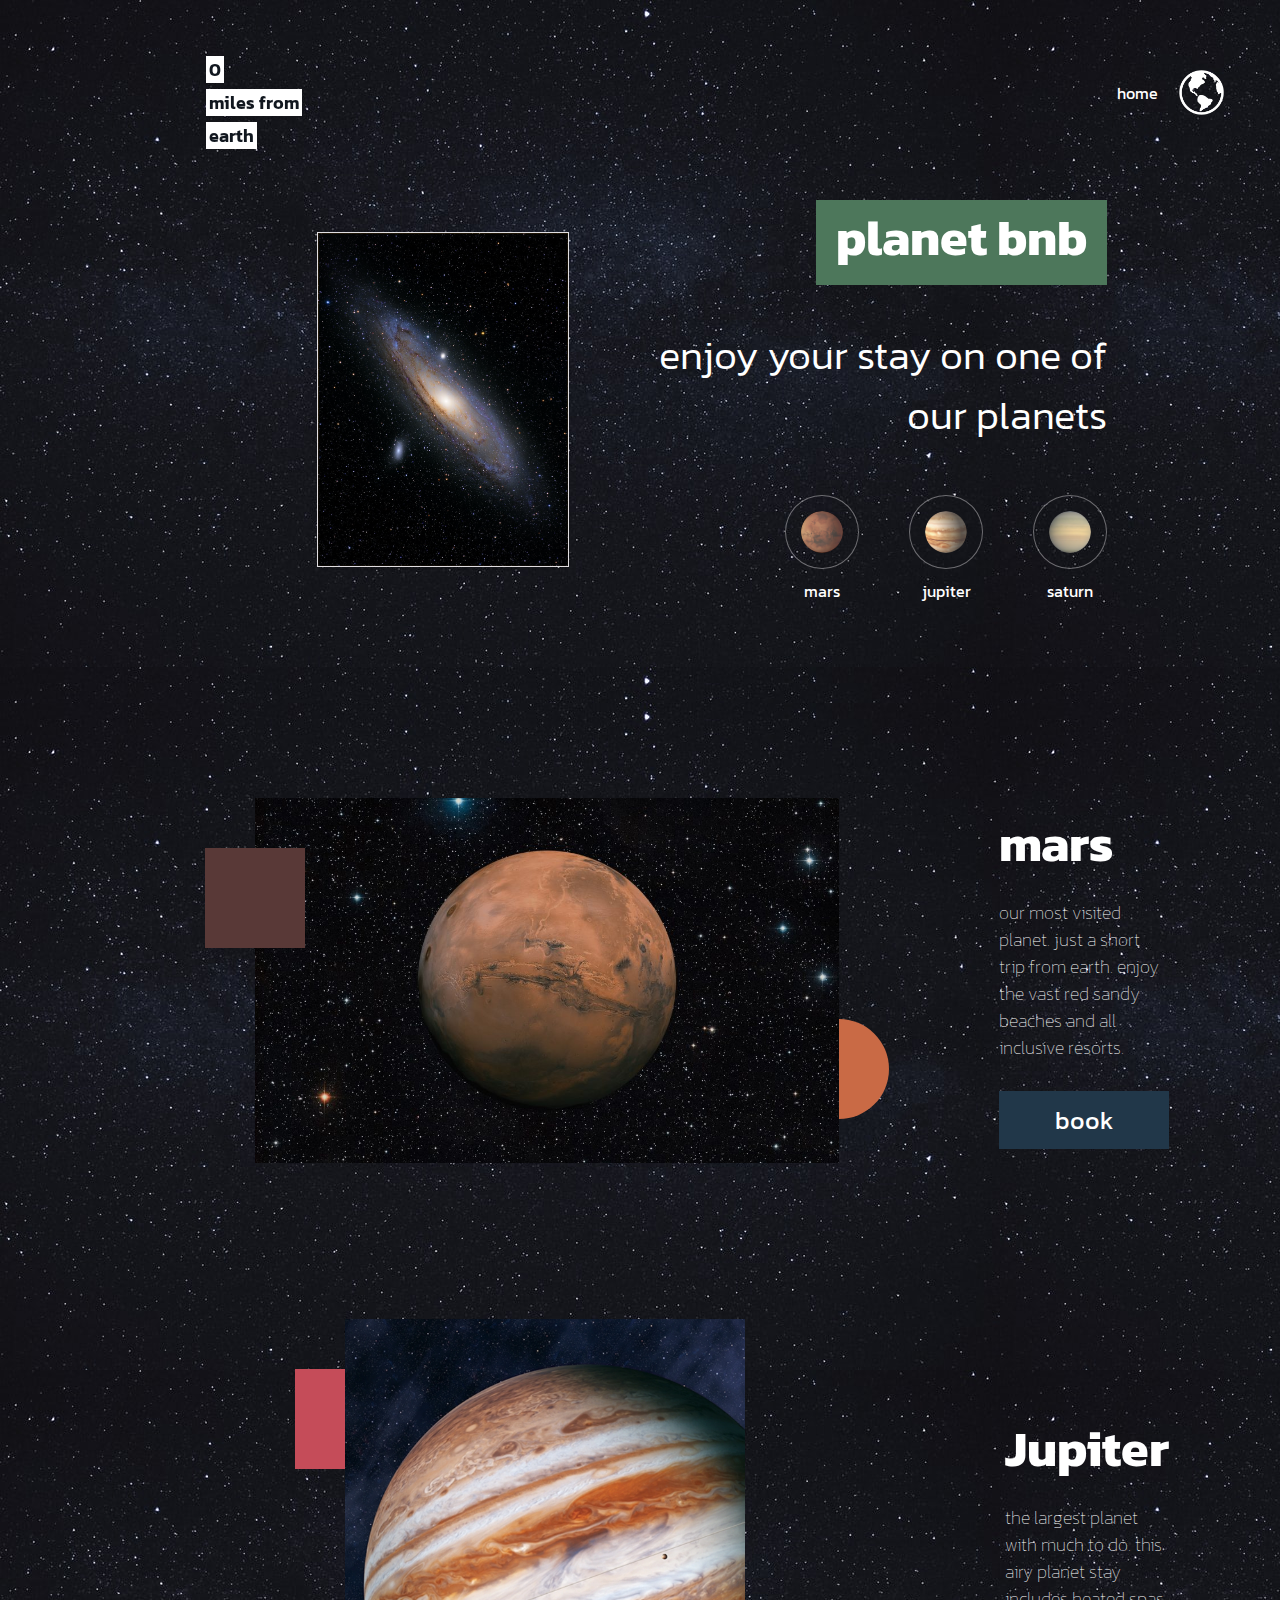
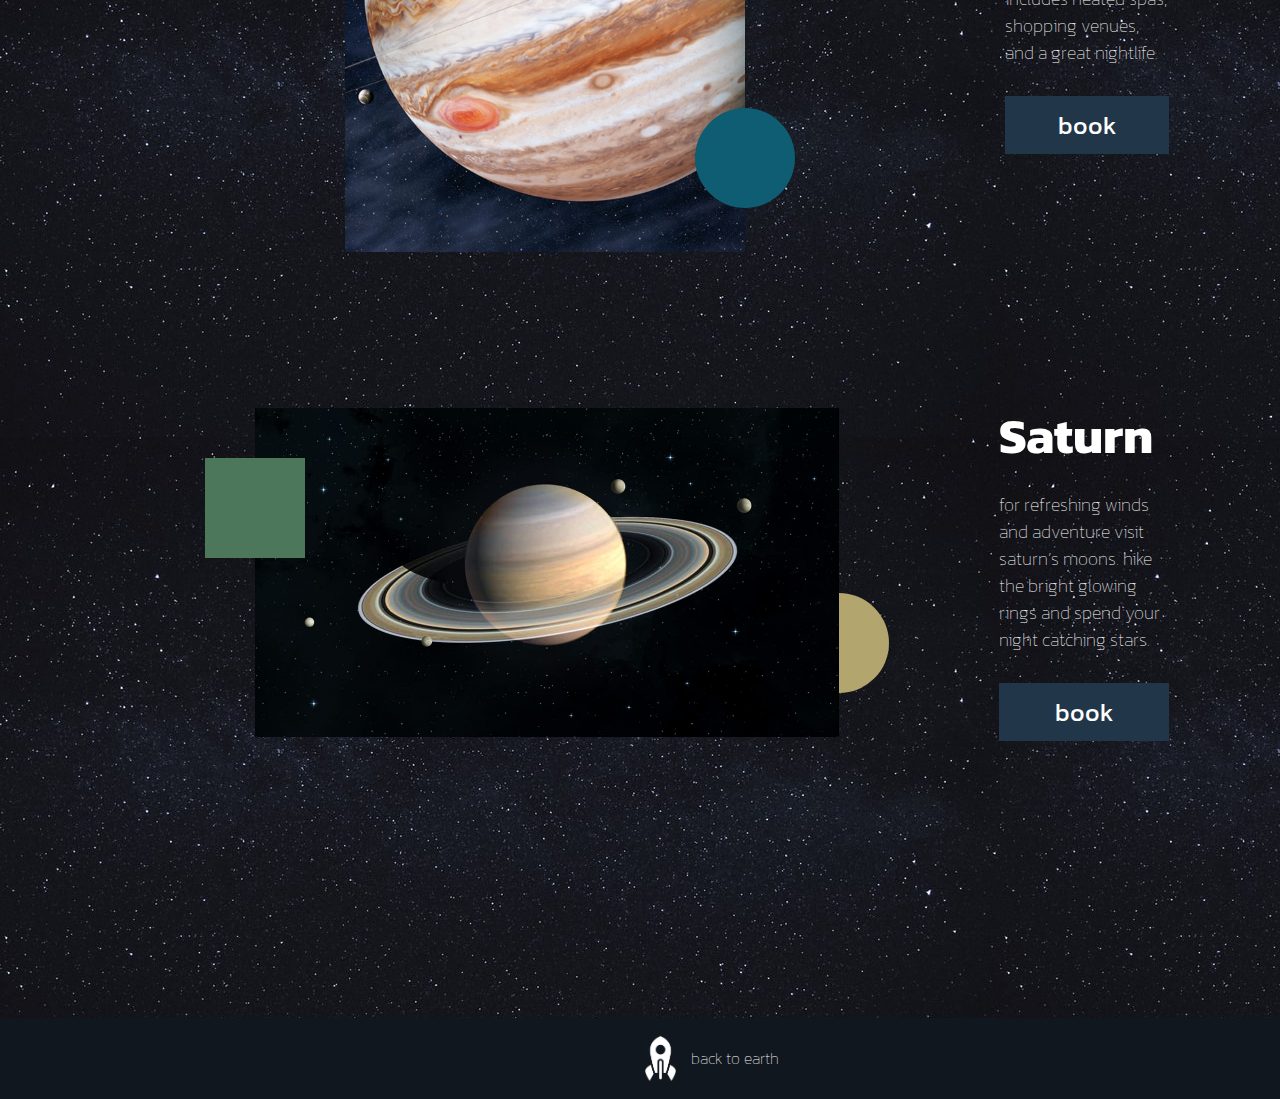
<file: index.html>
<!DOCTYPE html>
<html lang="en">
<head>
    <meta charset="UTF-8">
    <meta http-equiv="X-UA-Compatible" content="IE=edge">
    <meta name="viewport" content="width=device-width, initial-scale=1.0">
    <title>planet bnb</title>
    <link rel="stylesheet" href="./style.css">
</head>
<body>
    <div class="container">
        <div class="header">
            <div class="header-left">
                <p><span class="miles">0</span></p>
                <p><span>miles from</span></p>
                <p><span>earth</span></p>
            </div>
            <!--<a href="./index.html">-->
                <div class="header-right">
                        <p class="home-btn">home</p>  
                        <img src="./images/home.png" alt="spaceship logo" class="logo">
                </div>
            <!--</a>-->
        </div>
        <!--<h1 class="scroll">. . .</h1>-->
        <div class="hero">
            <div class="hero-slides">
                <img src="./images/hero/final/1.png" class="slide" data-yx="-25, 30">
                <img src="./images/hero/final/2.png" class="slide" data-xy="40px, -10px">
                <img src="./images/hero/final/3.png" class="slide" >
                <img src="./images/hero/final/4.png" class="slide" data-xy="80px, 40px">
                <img src="./images/hero/final/5.png" class="slide"data-xy="-50px, -25px">
            </div>
            <div class="hero-text">
                <h1 class="hero-title">planet bnb</h1>
                <div class="hero-sub-container">
                    <h2 class="hero-subtitle">enjoy your stay on one of our planets </h2>
                </div>
                <div class="hero-icons">
                    <!--<div class="icon">
                        <img src="./images/icons/earth.png" alt="earth icon" class="icon-img">
                    </div>-->
                    <div class="icon" id="mars-icon-btn">
                        <img src="./images/icons/mars.png" alt="mars icon" class="icon-img">
                        <p class="icon-text">mars</p>
                    </div>
                    <div class="icon" id="jupiter-icon-btn">
                        <img src="images/icons/jup.png" alt="jupiter icon" class="icon-img">
                        <p class="icon-text">jupiter</p>
                    </div>
                    <div class="icon" id="saturn-icon-btn">
                        <img src="./images/icons/saturn.png" alt="saturn icon" class="icon-img">
                        <p class="icon-text">saturn</p>
                    </div>
                </div>
            </div>
        </div>
    </div>

    <div class="bottom-container">
        <section class="mars">
            <div class="content-left">
                <div class="cirlce" data-parallax="-0.1"></div>
                <img src="./images/mars/mars-home.jpeg" alt="mars" class="planet">
                <div class="square" data-parallax="0.1"></div>
            </div>
            <div class="content-right">
                <h1 class="planet-title">mars</h1>
                <p class="planet-context">our most visited planet. just a short trip from earth. enjoy the vast red sandy beaches and all inclusive resorts.
                </p>
                <a href="./pages/mars.html"><button>book</button></a>
            </div>
        </section>

        <section class="jupiter">
            <div class="content-left">
                <div class="square" data-parallax="0.20"></div>
                <img src="./images/jupiter/jup-home.webp" alt="jupiter" class="planet" id="planet-jup">
                <div class="cirlce" data-parallax="-0.20"></div>
            </div>
            <div class="content-right" id="jup-info">
                <h1 class="planet-title">Jupiter</h1>
                <p class="planet-context">the largest planet with much to do. this airy planet stay includes heated spas, shopping venues, and a great nightlife.
                </p>
                <a href="./pages/jupiter.html"><button>book</button></a>
            </div>
        </section>

        <section class="saturn">
            <div class="content-left">
                <div class="cirlce" data-parallax="-0.3"></div>
                <img src="./images/saturn/saturn-home.jpeg" alt="saturn" class="planet">
                <div class="square" data-parallax="0.3"></div>
            </div>
            <div class="content-right">
                <h1 class="planet-title">Saturn</h1>
                <p class="planet-context">for refreshing winds and adventure visit saturn’s moons. hike the bright glowing rings and spend your night catching stars.
                </p>
                <a href="./pages/saturn.html"><button>book</button></a>
            </div>
        </section>
    </div>

    <div class="footer">
        <img src="./images/spaceship.png" alt="spaceship" class="logo footer-btn">
        <p class="footer-btn">back to earth</p>
    </div>

    <h2 class=".hello"></h2>

    <script src="scroll.js"></script>
</body>
</html>
</file>
<file: style.css>
@import url('https://fonts.googleapis.com/css2?family=Kanit:wght@300;400;600&family=Roboto&family=Titillium+Web:wght@300;400;700&display=swap');

* {
    margin: 0px;
    padding: 0px;
    font-family: 'Kanit', sans-serif;
}

html, body {
    width: 100%;
    display: table;
}

.container {
    padding: 30px 150px 100px 150px;
    /* background-color: #11171F; */
    margin: 0;
    box-sizing: border-box;
    background-image: url('./images/space.jpeg');
}

.header {
    padding: 20px 50px 150px 50px;
    z-index: 1;
}

.header-right {
    color: white;
    display: flex;
    align-items: center;
    gap: 15px;
    float: right;
    padding-top: 20px;
    cursor: pointer;
}

.header-left {
    color: white;
    position: fixed;
    z-index: 1;
}

.header p {
    margin: 6px;
}

.header p span {
    color: #11171F;
    font-weight: 600;
    font-size: 18px;
    background-color: white;
    padding-left: 3px;
    padding-right: 3px;
}

.hero {
    display: flex;
    align-items: center;
    justify-content: center;
    gap: 290px;
    z-index: 2;
}

div.hero-slides {
    position: relative;
    padding-bottom: 340px;
    padding-left: 50px;
}

div.hero-slides img {
    position: absolute;
    transition: transform 0.5s, box-shadow 0.5s ;
    cursor: pointer;
    border: 0.1px solid rgba(243, 241, 242, .4);
}

div.hero-slides img:first-child {
    z-index: 1;
}

.slide {
    max-width: 250px;
}

.scroll {
    color: rgba(243, 241, 242, .7);
    position: absolute;
    top: 550px;
    left: 430px;
}

.hero-text {
    display: flex;
    flex-direction: column;
    align-items: flex-end;
    color: white;
    padding-right: 50px;
    gap: 20px;
}

.logo {
    height: 45px;
}

.hero-title {
    background-color: #4D775B;
    font-size: 50px;
    padding-left: 20px;
    padding-right: 20px;
    padding-bottom: 10px;
    margin-bottom: 0;
}

.hero-sub-container {
    width: 500px;
    text-align: right;
    margin-bottom: 30px;
}

.hero-subtitle {
    font-size: 40px;
    font-weight: 300;
    margin-top: 20px;
}

.hero-icons {
    display: flex;
    gap: 50px;
}

.icon {
    display: flex;
    flex-direction: column;
    align-items: center;
    gap: 10px;
}

#mars-icon-btn, #jupiter-icon-btn, #saturn-icon-btn {
    cursor: pointer;
}

.icon-img {
    width: 42px;
    border: 0.5px solid rgba(243, 241, 242, .4);
    padding: 15px;
    border-radius: 100%;
}

.bottom-container {
    /* background-color: #F3F1F2; */
    background-image: url('./images/space.jpeg');
    padding-top: 20px;
    padding-bottom: 200px;
    color: white;
}

section {
    padding: 20px 200px 20px 200px;
    display: flex;
    justify-content: center;
    align-items: center;
    gap: 50px;
}

.content-left {
    position: relative;
    margin: 55px;
}

.cirlce {
    width: 100px;
    height: 100px;
    background-color: #C96A45;
    border-radius: 100%;

    position: absolute;
    bottom: 50px;
    right: -50px;
}

.square {
    width: 100px;
    height: 100px;
    background-color: #593937;

    position: absolute;
    top: 50px;
    left: -50px;
}

.planet {
    position: relative;
    max-width: 600px;
    width: 100%;
    height: auto;
    box-sizing: border-box;
}

#planet-jup {
    width: 400px;
    height: auto;
}

.jupiter div.square {
    background-color: #C54C59;
}

.jupiter div.cirlce {
    background-color: #0F5D72;
}

.saturn div.square {
    background-color: #4D775B;
}

.saturn div.cirlce {
    background-color: #B2A56D;
}

.content-right {
    display: flex;
    flex-direction: column;
    padding: 55px;
    gap: 30px;
    max-width: 170px;
}

.planet-title {
    margin: 0px;
    padding: 0px;
    font-size: 50px;
    line-height: 50px;
}

.planet-context {
    margin: 0px;
    font-size: 18px;
    line-height: 27px;
    font-weight: lighter;
}

button {
    background-color: #213749;
    color: white;
    border: none;
    font-size: 25px;
    padding: 10px;
    width: 100%;
    cursor: pointer;
}

.jupiter {
    align-items: center;
    margin-left: 90px;
}

#jup-info {
    padding-left: 155px;
    max-width: 170px;
}

.footer {
    display: flex;
    padding: 18px;
    justify-content: center;
    align-items: center;
    color: white;
    font-weight: lighter;
    gap: 15px;
    background-color: #11171F;
    margin: 0px;
}

.footer-btn {
    cursor: pointer;
}

.container-toggle {
    background-image: url('./images/space.jpeg');
}

.bottom-text-toggle {
    color: white
}
</file>
